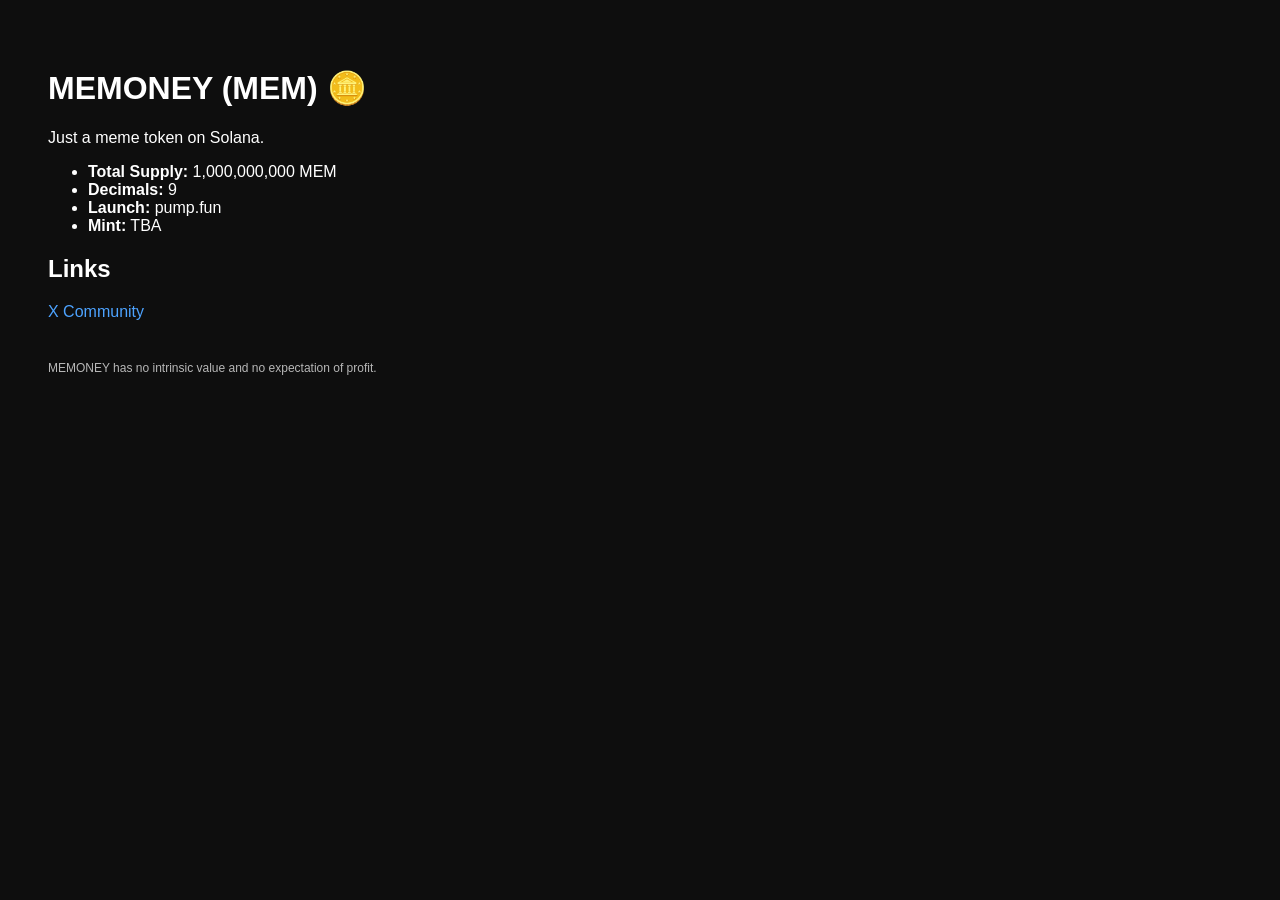
<file: index.html>
<!DOCTYPE html>
<html lang="en">
<head>
  <meta charset="UTF-8" />
  <title>MEMONEY (MEM)</title>
  <link rel="stylesheet" href="style.css">
</head>
<body>
  <h1>MEMONEY (MEM) 🪙</h1>
  <p>Just a meme token on Solana.</p>

  <ul>
    <li><b>Total Supply:</b> 1,000,000,000 MEM</li>
    <li><b>Decimals:</b> 9</li>
    <li><b>Launch:</b> pump.fun</li>
    <li><b>Mint:</b> TBA</li>
  </ul>

  <h2>Links</h2>
  <p>
    <a href="https://x.com/i/communities/2012942969607790980/" target="_blank">X Community</a>
  </p>

  <p class="disclaimer">
    MEMONEY has no intrinsic value and no expectation of profit.
  </p>
</body>
</html>
</file>
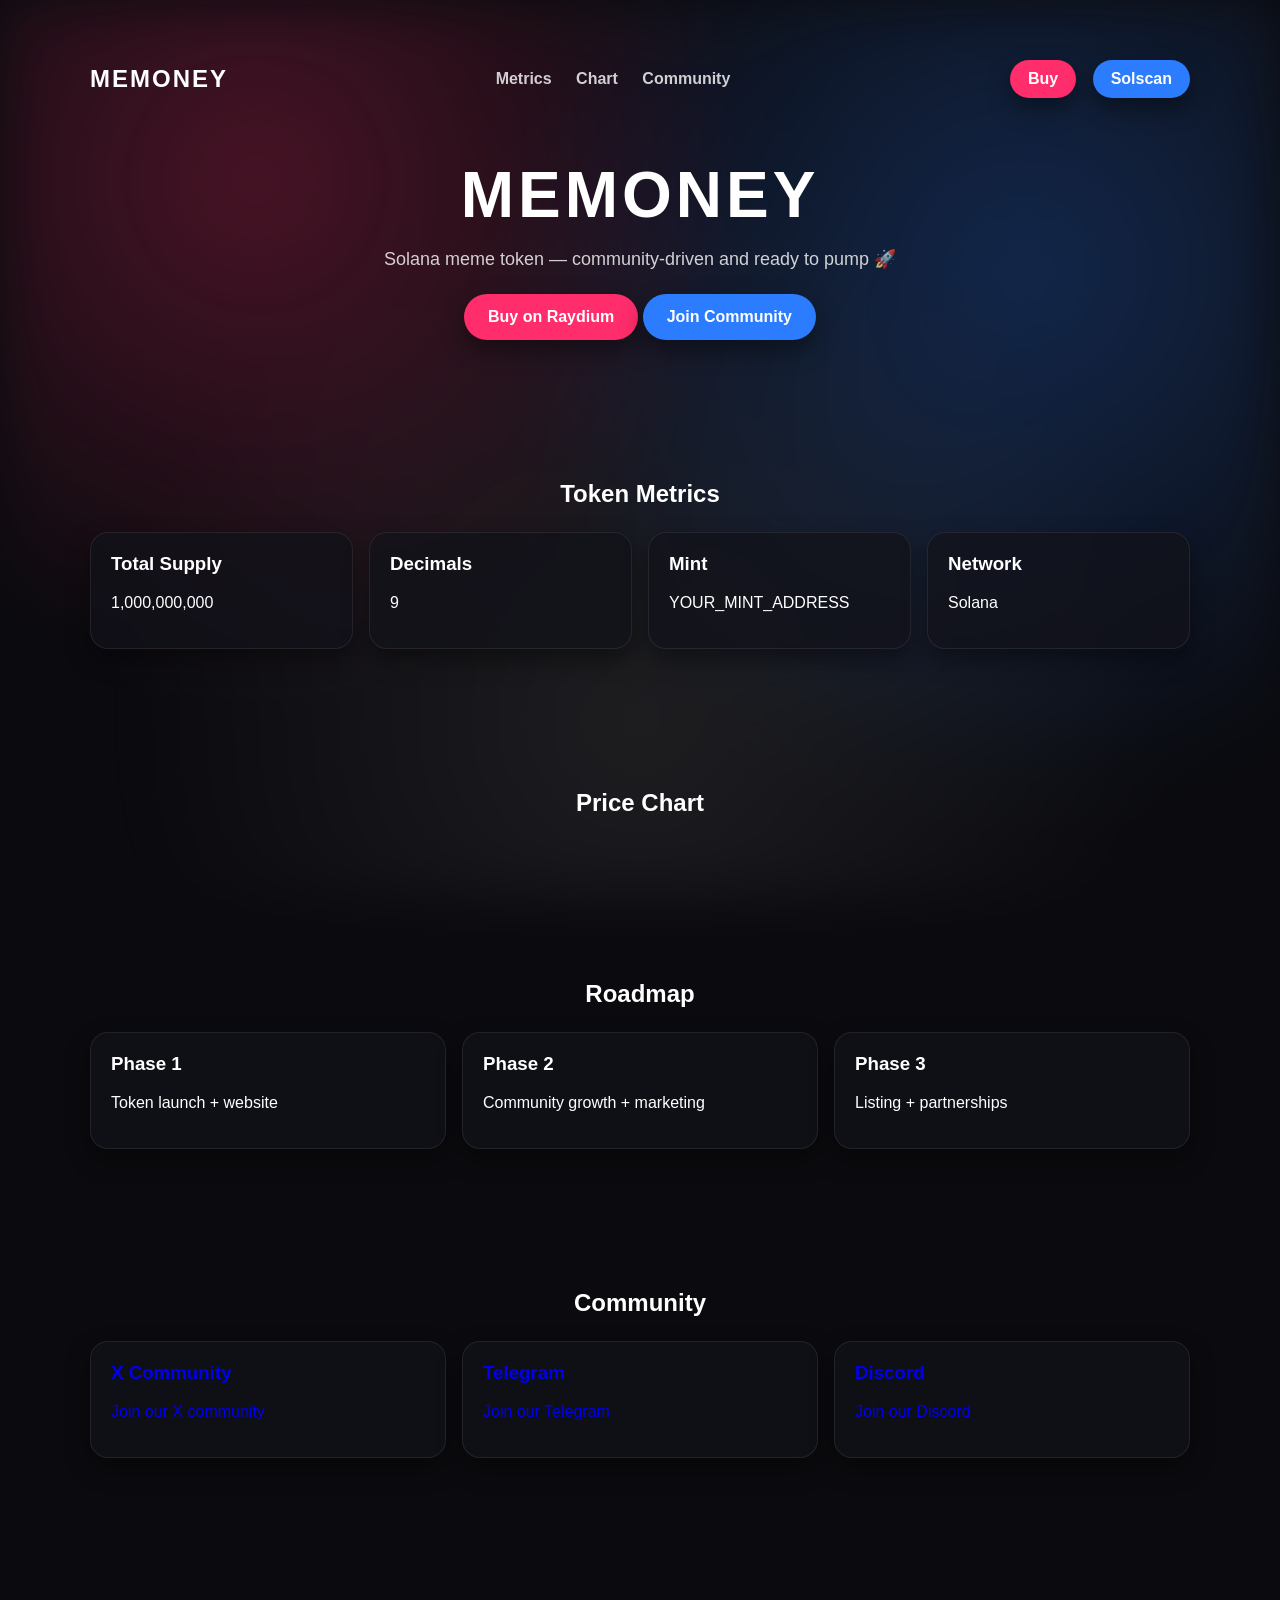
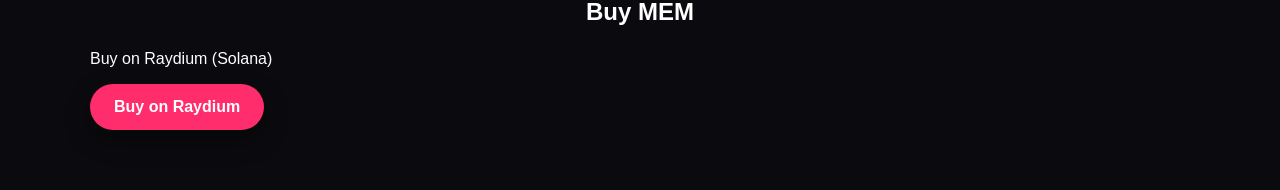
<file: site/index.html>
<!DOCTYPE html>
<html lang="en">
<head>
  <meta charset="UTF-8" />
  <meta name="viewport" content="width=device-width, initial-scale=1.0" />
  <title>MEMONEY (MEM) | Solana Meme Token</title>
  <link rel="stylesheet" href="style.css" />
</head>
<body>
  <div class="bg"></div>
  <header class="hero">
    <div class="container">
      <div class="top">
        <div class="logo">MEMONEY</div>
        <div class="nav">
          <a href="#metrics">Metrics</a>
          <a href="#chart">Chart</a>
          <a href="#community">Community</a>
        </div>
        <div class="buttons">
          <a href="#buy" class="btn">Buy</a>
          <a href="#metrics" class="btn btn-secondary">Solscan</a>
        </div>
      </div>
      <div class="hero-content">
        <h1>MEMONEY</h1>
        <p>Solana meme token — community-driven and ready to pump 🚀</p>
        <div class="hero-actions">
          <a href="#buy" class="btn btn-large">Buy on Raydium</a>
          <a href="#community" class="btn btn-large btn-secondary">Join Community</a>
        </div>
      </div>
    </div>
  </header>
  <main>
    <section id="metrics" class="section metrics">
      <div class="container">
        <h2>Token Metrics</h2>
        <div class="grid">
          <div class="card">
            <h3>Total Supply</h3>
            <p>1,000,000,000</p>
          </div>
          <div class="card">
            <h3>Decimals</h3>
            <p>9</p>
          </div>
          <div class="card">
            <h3>Mint</h3>
            <p id="mint">YOUR_MINT_ADDRESS</p>
          </div>
          <div class="card">
            <h3>Network</h3>
            <p>Solana</p>
          </div>
        </div>
      </div>
    </section>
    <section id="chart" class="section chart">
      <div class="container">
        <h2>Price Chart</h2>
        <div id="tradingview_widget"></div>
      </div>
    </section>
    <section id="roadmap" class="section roadmap">
      <div class="container">
        <h2>Roadmap</h2>
        <div class="grid">
          <div class="card">
            <h3>Phase 1</h3>
            <p>Token launch + website</p>
          </div>
          <div class="card">
            <h3>Phase 2</h3>
            <p>Community growth + marketing</p>
          </div>
          <div class="card">
            <h3>Phase 3</h3>
            <p>Listing + partnerships</p>
          </div>
        </div>
      </div>
    </section>
    <section id="community" class="section community">
      <div class="container">
        <h2>Community</h2>
        <div class="grid">
          <a class="card link" href="https://x.com/i/communities/2012942969607790980/" target="_blank">
            <h3>X Community</h3>
            <p>Join our X community</p>
          </a>
          <a class="card link" href="#" target="_blank">
            <h3>Telegram</h3>
            <p>Join our Telegram</p>
          </a>
          <a class="card link" href="#" target="_blank">
            <h3>Discord</h3>
            <p>Join our Discord</p>
          </a>
        </div>
      </div>
    </section>
    <section id="buy" class="section buy">
      <div class="container">
        <h2>Buy MEM</h2>
        <p>Buy on Raydium (Solana)</p>
        <a class="btn btn-large" href="https://raydium.io/" target="_blank">Buy on Raydium</a>
      </div>
    </section>
  </main>
  <script src="script.js"></script>
</body>
</html>
</file>
<file: style.css>
body {
  font-family: Arial, sans-serif;
  background: #0e0e0e;
  color: #ffffff;
  padding: 40px;
}

a {
  color: #4da3ff;
  text-decoration: none;
}

.disclaimer {
  margin-top: 40px;
  font-size: 12px;
  opacity: 0.7;
}
</file>
<file: site/style.css>
:root{
  --bg:#0b0b0f;
  --card:rgba(18,18,26,0.75);
  --text:#ffffff;
  --accent:#ff2d6b;
  --accent2:#2b7cff;
  --shadow:rgba(0,0,0,0.4);
}
*{box-sizing:border-box;}
body{
  margin:0;
  font-family:Arial,sans-serif;
  background:var(--bg);
  color:var(--text);
  overflow-x:hidden;
}
.bg{
  position:fixed;
  top:0;
  left:0;
  width:100%;
  height:100%;
  background:
    radial-gradient(circle at 20% 20%,rgba(255,45,107,0.25),transparent 40%),
    radial-gradient(circle at 80% 30%,rgba(43,124,255,0.25),transparent 45%),
    radial-gradient(circle at 50% 80%,rgba(255,255,255,0.08),transparent 55%);
  filter:blur(30px);
  z-index:-1;
  animation:float 12s ease-in-out infinite;
}
@keyframes float{
  0%,100%{transform:translateY(0px);}
  50%{transform:translateY(-20px);}
}
.container{
  width:min(1100px,90%);
  margin:0 auto;
}
.hero{padding:60px 0;}
.top{
  display:flex;
  justify-content:space-between;
  align-items:center;
  gap:16px;
}
.logo{
  font-size:24px;
  font-weight:900;
  letter-spacing:2px;
}
.nav a{
  margin:0 10px;
  color:rgba(255,255,255,0.8);
  text-decoration:none;
  font-weight:600;
}
.nav a:hover{color:#fff;}
.buttons a{margin-left:12px;}
.btn{
  display:inline-block;
  padding:10px 18px;
  border-radius:999px;
  text-decoration:none;
  color:#fff;
  background:var(--accent);
  font-weight:600;
  box-shadow:0 10px 25px var(--shadow);
  transition:transform .2s ease,filter .2s ease;
}
.btn:hover{
  transform:translateY(-2px);
  filter:brightness(1.1);
}
.btn-secondary{background:var(--accent2);}
.btn-large{padding:14px 24px;font-size:16px;}
.hero-content{text-align:center;margin-top:60px;animation:fadeIn 1s ease both;}
.hero-content h1{font-size:64px;margin:0;letter-spacing:4px;}
.hero-content p{margin:16px 0;font-size:18px;opacity:0.8;}
.hero-actions{margin-top:24px;}
.section{padding:60px 0;}
.section h2{text-align:center;margin-bottom:24px;animation:fadeIn 1s ease both;}
.grid{
  display:grid;
  grid-template-columns:repeat(auto-fit,minmax(220px,1fr));
  gap:16px;
}
.card{
  background:var(--card);
  border:1px solid rgba(255,255,255,0.08);
  border-radius:18px;
  padding:20px;
  box-shadow:0 10px 25px var(--shadow);
  animation:pop 0.8s ease both;
}
.card h3{margin-top:0;}
.link{text-decoration:none;}
@keyframes fadeIn{
  from{opacity:0;transform:translateY(20px);}
  to{opacity:1;transform:translateY(0);}
}
@keyframes pop{
  from{opacity:0;transform:scale(.95);}
  to{opacity:1;transform:scale(1);}
}
</file>
